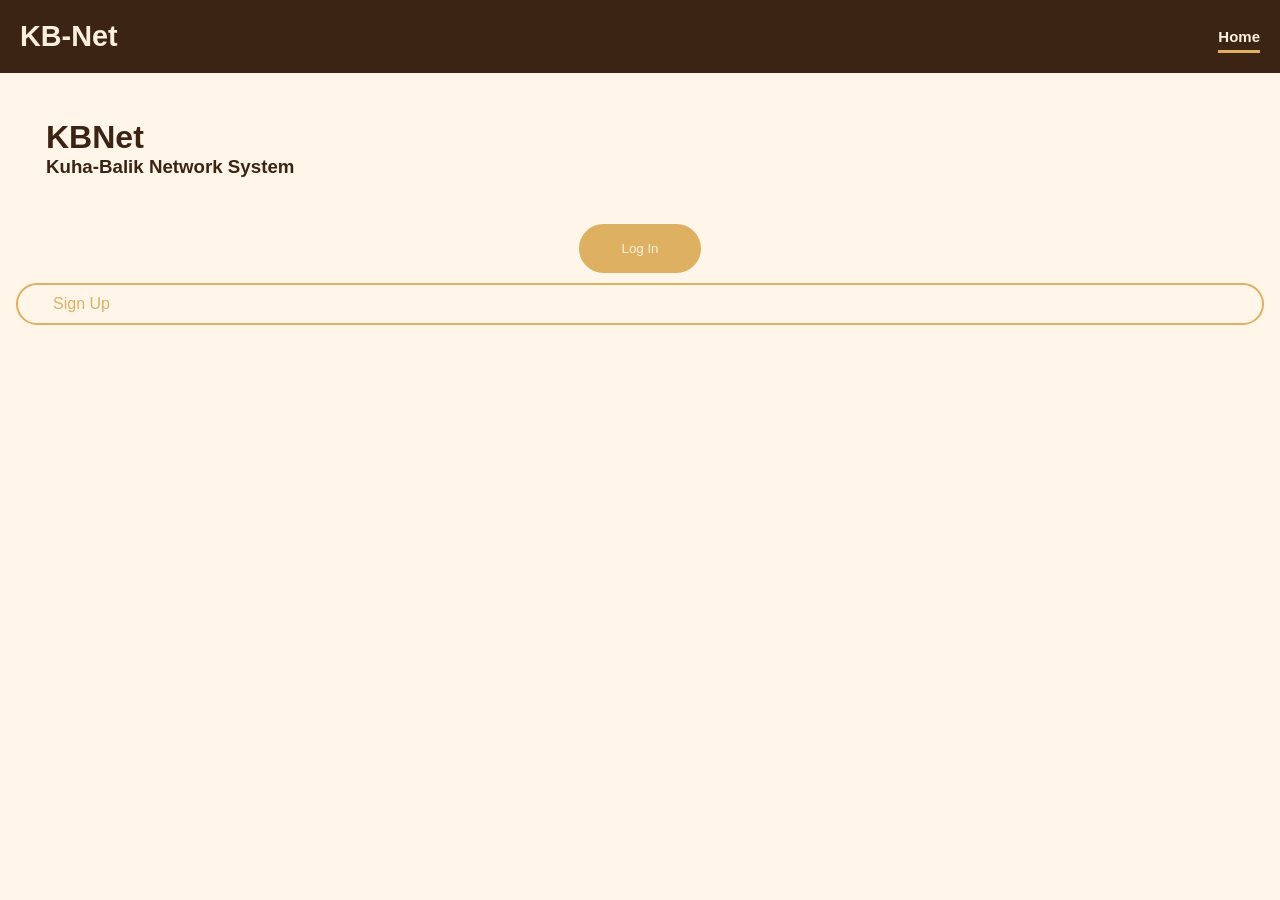
<file: index.html>
<!DOCTYPE html>
<html lang="en">
    <head>
        <meta charset="UTF-8">
        <meta name="viewport" content="width=device-width, initial-scale=1.0">
        
        <link rel="stylesheet" href="./stylings/main.css">
        
        <title>KB-net | Home</title>
    </head>
    <body>
        <header>
            
        </header>

        <main>
            <div id="welcome-texts">
                <h1>KBNet</h1>
                <h3>Kuha-Balik Network System</h3>
            </div>

            <div id="log-in-sign-up-div">
                <form>
                    <button type="submit">Log In</button>
                </form>
                <a id="a-sign-up">Sign Up</a>
            </div>
        </main>
        
        <script type="module" src="./scripts/main.js"></script>
    </body>
</html>
</file>
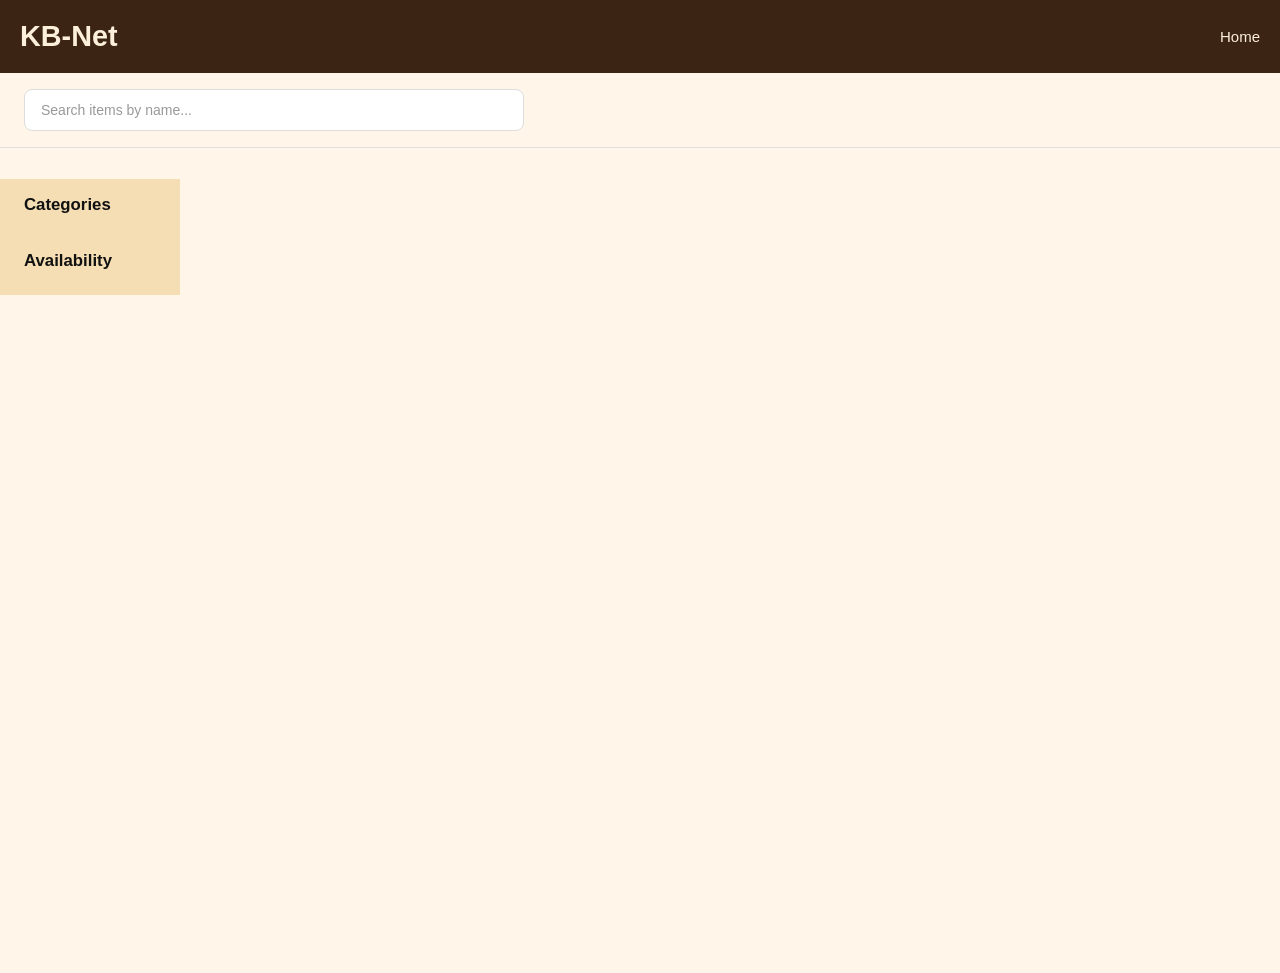
<file: pages/browse.html>
<!-- FILENAME: browse.html -->

<!DOCTYPE html>
<html lang="en">
    <head>
        <meta charset="UTF-8">
        <meta name="viewport" content="width=device-width, initial-scale=1.0">
        
        <link rel="stylesheet" href="../stylings/main.css">
        <link rel="stylesheet" href="../stylings/browse.css">
        

        <title>KB-net | Browse</title>
    </head>
    <body>
        <header>
            <!-- Navbar injected by injectNavBar.js -->
        </header>

        <main id="browse-layout">
            <!-- Search Bar -->
            <div id="search-container">
                <input 
                    type="text" 
                    id="search-bar" 
                    class="search-input" 
                    placeholder="Search items by name..."
                />
            </div>

            <aside id="filter-sidebar">
                <h3 class="filter-header">Categories</h3>
                <div id="filter-container" class="filter-containers">
                    <!-- filters injected by JS -->
                    
                </div>
                
                <h4 class="filter-header">Availability</h4>
                <div id="availability-filter-container" class="filter-containers">
                    <!-- filters injected by JS -->

                </div>
            </aside>

            <div id="item-grid">
                <!-- item grid injected by JS -->
            </div>
        </main>

        <footer>
            
        </footer>

        <script src="../scripts/main.js" type="module"></script>
    </body>
</html>
</file>
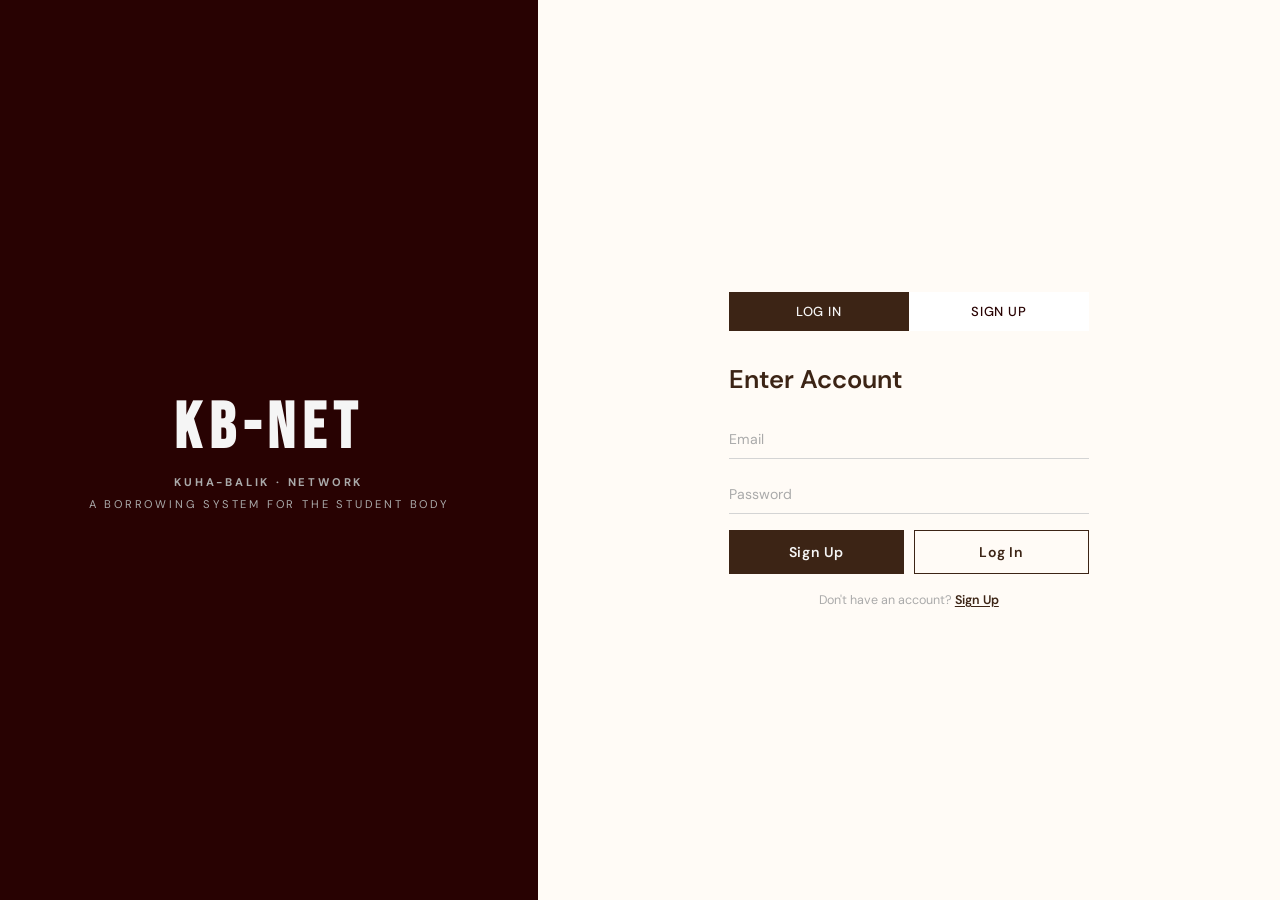
<file: pages/login_signup.html>
<!-- FILENAME: login_signup.html -->

<!DOCTYPE html>
<html lang="en">
<head>
  <meta charset="UTF-8" />
  <meta name="viewport" content="width=device-width, initial-scale=1.0"/>
  <title>KB-Net</title>
  <link href="https://fonts.googleapis.com/css2?family=Bebas+Neue&family=DM+Sans:ital,wght@0,300;0,400;0,500;0,600;1,300&display=swap" rel="stylesheet"/>
  <link rel="stylesheet" href="../stylings/login_signup.css" />
</head>
<body>

<div class="page">

  <!-- ── Brand Panel ── -->
  <div class="panel-brand">
    <div class="brand-logo">
      <h1>KB-Net</h1>
      <p><strong>Kuha-Balik · Network</strong></p>
      <p>A Borrowing System for the Student Body</p>
    </div>
    <div class="brand-deco" aria-hidden="true"></div>
  </div>

  <!-- ── Form Panel ── -->
  <div class="panel-form">

    <!-- Tab switcher -->
    <div class="tab-bar">
      <button class="tab active" id="tab-login">Log In</button>
      <button class="tab"        id="tab-signup">Sign Up</button>
      <div class="tab-indicator" id="tab-indicator"></div>
    </div>

    <!-- LOGIN FORM -->
    <div class="form-card" id="form-login">
      <h2>Enter Account</h2>

      <div class="field">
        <input type="email"    id="login-email"    placeholder="Email"    autocomplete="email" />
      </div>
      <div class="field">
        <input type="password" id="login-password" placeholder="Password" autocomplete="current-password" />
      </div>

      <p id="login-msg" class="form-msg" aria-live="polite"></p>

      <div class="btn-row">
        <button class="btn-signup" data-switch="signup">Sign Up</button>
        <button class="btn-login"  id="btn-login">Log In</button>
      </div>

      <p class="switch">Don't have an account? <button class="link-btn" data-switch="signup">Sign Up</button></p>
    </div>

    <!-- SIGNUP FORM -->
    <div class="form-card hidden" id="form-signup">
      <h2>Create an Account</h2>

      <div class="field-row">
        <div class="field"><input type="text"  id="signup-first"    placeholder="First Name" autocomplete="given-name" /></div>
        <div class="field"><input type="text"  id="signup-last"     placeholder="Last Name"  autocomplete="family-name" /></div>
      </div>

      <div class="field">
        <input type="text"     id="signup-sid"      placeholder="Student ID (e.g. 202412345)" />
      </div>
      <div class="field">
        <input type="email"    id="signup-email"    placeholder="Email"                   autocomplete="email" />
      </div>
      <div class="field">
        <input type="password" id="signup-password" placeholder="Enter Password" autocomplete="new-password" />
      </div>

      <p id="signup-msg" class="form-msg" aria-live="polite"></p>

      <button class="btn-primary" id="btn-signup">Sign Up</button>
      <p class="switch">Already have an account? <button class="link-btn" data-switch="login">Log In</button></p>
    </div>

  </div>
</div>

<script src="../scripts/login_signup.js"></script>
</body>
</html>
</file>
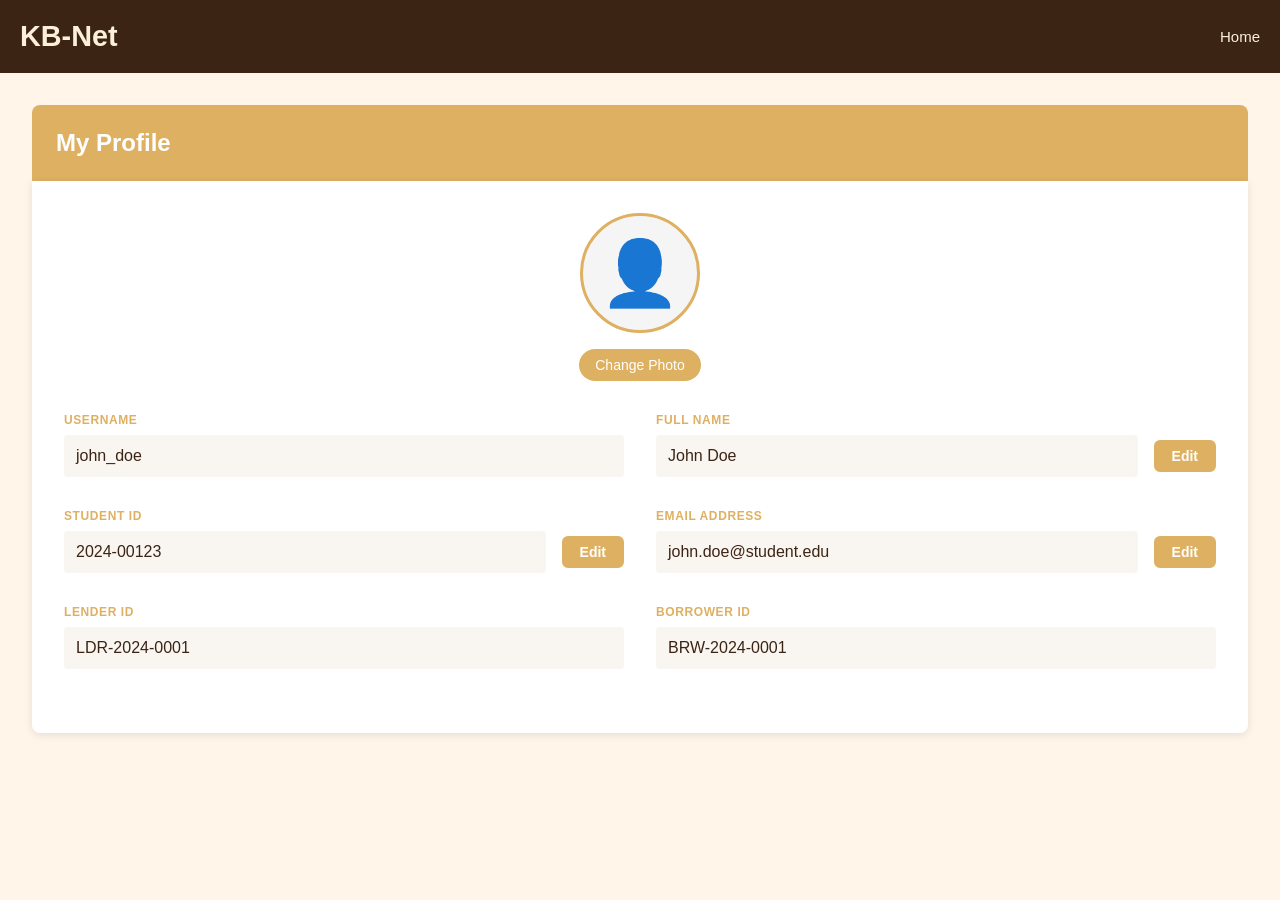
<file: pages/profile.html>
<!-- FILENAME: profile.html -->

<!DOCTYPE html>
<html lang="en">
    <head>
        <meta charset="UTF-8">
        <meta name="viewport" content="width=device-width, initial-scale=1.0">
        
        <link rel="stylesheet" href="../stylings/main.css">
        <link rel="stylesheet" href="../stylings/profile.css">
        
        <title>KB-net | Profile</title>
    </head>
    <body>
        <header>
            <!-- Navbar injected by JS -->
        </header>

        <main id="profile-layout">
            <div id="profile-content">
                <!-- Profile Section -->
                <section id="my-profile" class="profile-section active">
                    <div class="section-header">
                        <h2>My Profile</h2>
                    </div>

                    <div class="profile-container">
                        <!-- Profile Picture -->
                        <div class="profile-picture-container">
                            <div class="profile-picture">
                                <span>👤</span>
                            </div>
                            <button class="change-photo-btn">Change Photo</button>
                        </div>

                        <!-- Profile Information -->
                        <div class="profile-info-grid">
                            <!-- Username (Read-only) -->
                            <div class="info-group">
                                <label class="info-label">USERNAME</label>
                                <div class="info-value" id="username-display">john_doe</div>
                            </div>

                            <!-- Full Name (Editable) -->
                            <div class="info-group">
                                <label class="info-label">FULL NAME</label>
                                <div class="info-display">
                                    <div class="info-value" id="fullname-display">John Doe</div>
                                    <button class="edit-btn" id="edit-fullname-btn">Edit</button>
                                </div>
                                <div class="info-edit hidden" id="fullname-edit">
                                    <input type="text" id="fullname-input" placeholder="Full Name" value="John Doe">
                                </div>
                            </div>

                            <!-- Student ID (Editable) -->
                            <div class="info-group">
                                <label class="info-label">STUDENT ID</label>
                                <div class="info-display">
                                    <div class="info-value" id="studentid-display">2024-00123</div>
                                    <button class="edit-btn" id="edit-studentid-btn">Edit</button>
                                </div>
                                <div class="info-edit hidden" id="studentid-edit">
                                    <input type="text" id="studentid-input" placeholder="Student ID" value="2024-00123">
                                </div>
                            </div>

                            <!-- Email Address (Editable) -->
                            <div class="info-group">
                                <label class="info-label">EMAIL ADDRESS</label>
                                <div class="info-display">
                                    <div class="info-value" id="email-display">john.doe@student.edu</div>
                                    <button class="edit-btn" id="edit-email-btn">Edit</button>
                                </div>
                                <div class="info-edit hidden" id="email-edit">
                                    <input type="email" id="email-input" placeholder="Email Address" value="john.doe@student.edu">
                                </div>
                            </div>

                            <!-- Lender ID (Read-only) -->
                            <div class="info-group">
                                <label class="info-label">LENDER ID</label>
                                <div class="info-value" id="lenderid-display">LDR-2024-0001</div>
                            </div>

                            <!-- Borrower ID (Read-only) -->
                            <div class="info-group">
                                <label class="info-label">BORROWER ID</label>
                                <div class="info-value" id="borrowerid-display">BRW-2024-0001</div>
                            </div>
                        </div>

                        <!-- Save/Cancel Buttons for edits -->
                        <div id="edit-actions" class="edit-actions hidden">
                            <button id="save-changes-btn" class="save-btn">Save Changes</button>
                            <button id="cancel-changes-btn" class="cancel-btn">Cancel</button>
                        </div>
                    </div>
                </section>
            </div>
        </main>

        <footer></footer>

        <script src="../scripts/main.js" type="module"></script>
        <script src="../scripts/profile.js" type="module"></script>
    </body>
</html>
</file>
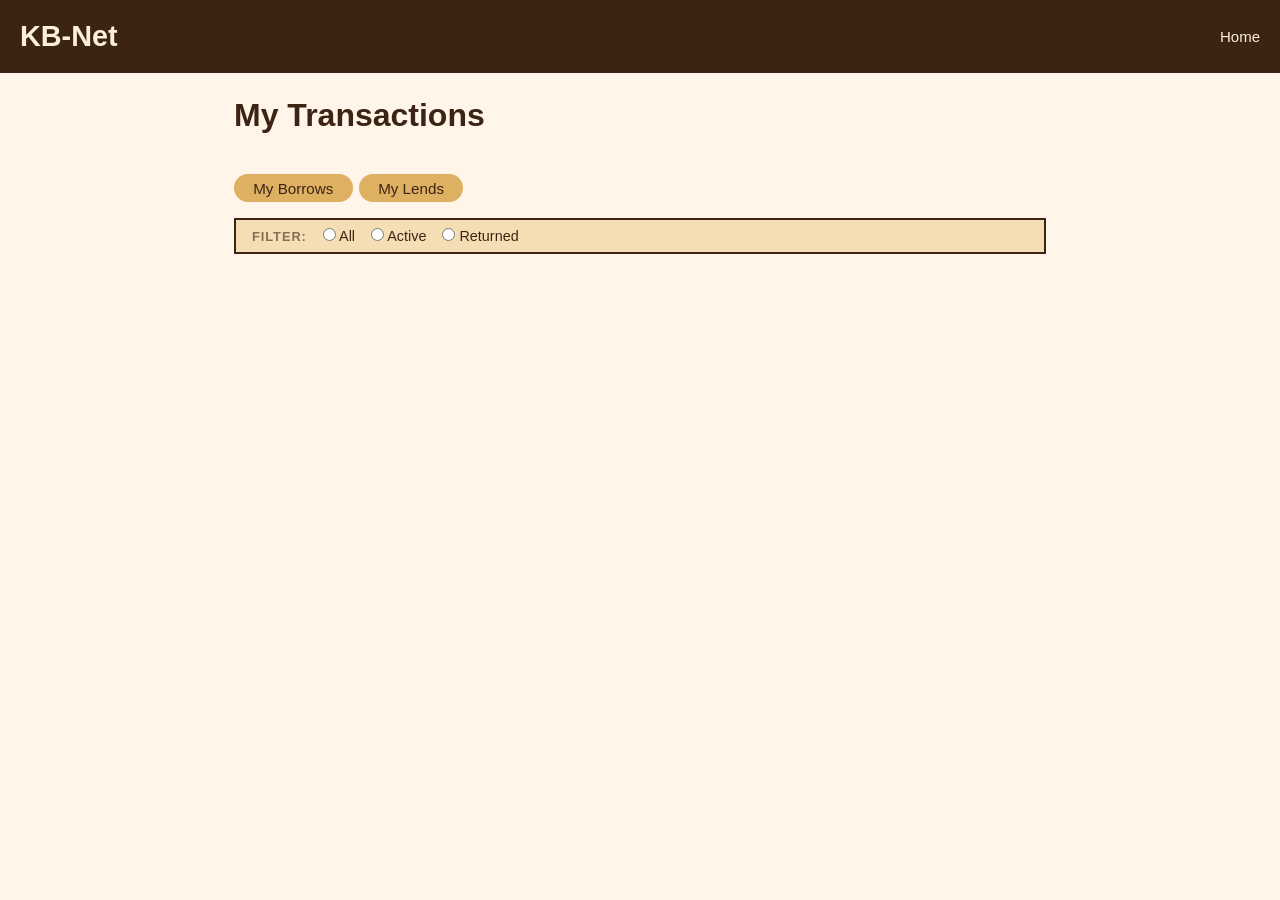
<file: pages/transaction.html>
<!DOCTYPE html>
<html lang="en">
<head>
    <meta charset="UTF-8">
    <meta name="viewport" content="width=device-width, initial-scale=1.0">

    <link rel="stylesheet" href="../stylings/main.css">
    <link rel="stylesheet" href="../stylings/transaction.css">

    <title>KB-net | Transactions</title>
</head>
<body>
    <header>
        <!-- Navbar injected by injectNavBar.js -->
    </header>

    <main class="tx-page">
        <!-- PAGE HEADER -->
        <div class="tx-page-header">
            <h1>My Transactions</h1>
        </div>
    
        <div class="tx-tabs">
            <button class="tx-tab active" id="tab-borrow">
                My Borrows
            </button>
            <button class="tx-tab" id="tab-lend">
                My Lends
            </button>
        </div>

        <!-- FILTER BAR FOR BORROWER VIEW -->
        <div class="tx-filter-bar" id="tx-filter-bar">
            <span class="tx-filter-label">Filter:</span>
            
            <label class="tx-filter-option">
                <input type="radio" name="tx-filter" value="">
                All
            </label>

            <label class="tx-filter-option">
                <input type="radio" name="tx-filter" value="0">
                Active
            </label>

            <label class="tx-filter-option">
                <input type="radio" name="tx-filter" value="1">
                Returned
            </label>
        </div>

        <!-- TX CARD CONTAINER -->
        <div class="tx-container" id="transaction-container"></div>
    </main>

    <script type="module" src="../scripts/main.js"></script>
</body>
</html>
</file>
<file: stylings/main.css>
@import "./variables.css";
@import "./nav-bar.css";




*, html, body {
    margin: 0;
    padding: 0;
    box-sizing: border-box;
    font-family: "Inter", sans-serif;
}

body {
    background: var(--COLOR-BACKGROUND);
    display: flex;
    flex-direction: column;
    min-width: 100vh;
}


/* mobile layout */
main {
    display: flex;
    flex-direction: column;
    width: 100%;
    padding: 16px;
    gap: 16px;
}

main h1, main h3, main h4, main p, main a {
    color: var(--COLOR-TEXT);
}

#welcome-texts {
    padding: 30px;
}

#log-in-sign-up-div {
    display: flex;
    flex-direction: column;
    gap: 10px;
}

#log-in-sign-up-div form {
    display: flex;
    justify-content: center;
    width: 100%;
}

button {
    border: 2px solid var(--COLOR-ACCENT);
    background-color: var(--COLOR-ACCENT);
    color: var(--COLOR-TEXT-NAVBAR);
    padding: 15px 40px;
    border-radius: 40px;
    transition: 0.25s ease;
}


button:hover {
    cursor: pointer;
    color: var(--COLOR-TEXT);
    transform: scale(1.1);
}

#a-sign-up {
    color: var(--COLOR-ACCENT);
    padding: 10px 35px;
    border: 2px solid var(--COLOR-ACCENT);
    border-radius: 40px;
}
</file>
<file: stylings/browse.css>
/* FILENAME: stylings/browse.css */

@import "./variables.css";
@import "./item-grid.css";
@import "./sidebar.css";

/* ── Layout ── */
#browse-layout {
    display: flex;
    flex-direction: column;
    align-items: flex-start;
    width: 100%;
    min-height: 100vh;
    box-sizing: border-box;
}

/* Search Container */
#search-container {
    width: 100%;
    padding: 16px 20px;
    background: var(--COLOR-BACKGROUND);
    border-bottom: 1px solid #e0e0e0;
}

.search-input {
    width: 100%;
    max-width: 500px;
    padding: 12px 16px;
    border: 1px solid #ddd;
    border-radius: 8px;
    font-size: 14px;
    transition: border-color 0.3s, box-shadow 0.3s;
    box-sizing: border-box;
}

.search-input:focus {
    outline: none;
    border-color: var(--COLOR-ACCENT);
    box-shadow: 0 0 0 3px rgba(102, 126, 234, 0.1);
}

.search-input::placeholder {
    color: #999;
}

/* Item Grid Container */
#item-grid {
    padding: 20px;
    width: 100%;
}

.no-items-message {
    text-align: center;
    padding: 40px 20px;
    color: #666;
    font-size: 16px;
}

/* ── Desktop layout ── */
@media (min-width: 768px) {
    #browse-layout {
        display: grid;
        grid-template-columns: 200px 1fr;
        grid-template-rows: auto auto 1fr;
        align-items: start;
        gap: 16px;
        padding: 0;
    }

    #search-container {
        grid-column: 1 / -1;
        padding: 16px 24px;
    }

    #filter-sidebar {
        grid-column: 1;
        grid-row: 2 / 4;
        padding: 16px 24px;
    }

    #item-grid {
        grid-column: 2;
        grid-row: 2 / 4;
        padding: 16px 24px;
    }
}
</file>
<file: stylings/login_signup.css>
/* KB-Net | styles.css */

* { box-sizing: border-box; margin: 0; padding: 0; }

body {
  font-family: 'DM Sans', sans-serif;
  background: #fafafa;
  color: #3c2415;
  height: 100vh;
  display: flex;
}

/* Layout */
.page { display: flex; height: 100vh; width: 100%; }

/* Brand Panel */
.panel-brand {
  width: 42%;
  background: #280202;
  display: flex;
  align-items: center;
  justify-content: center;
  flex-shrink: 0;
}

.brand-logo { text-align: center; }

.brand-logo h1 {
  font-family: 'Bebas Neue', sans-serif;
  font-size: 4rem;
  color: #f5f5f5;
  letter-spacing: 0.12em;
}

.brand-logo p {
  font-size: 0.7rem;
  color: #aaa;
  letter-spacing: 0.25em;
  text-transform: uppercase;
  margin-top: 8px;
}

/* Form Panel */
.panel-form {
  flex: 1;
  display: flex;
  flex-direction: column;
  align-items: center;
  justify-content: center;
  padding: 48px;
  overflow-y: auto;
  background: #fffbf6;
}

/* Tab Bar */
.tab-bar {
  position: relative;
  display: flex;
  width: 100%;
  max-width: 360px;
  background: #ffffff;
  margin-bottom: 32px;
  overflow: hidden;
}

.tab {
  flex: 1;
  padding: 11px 0;
  background: transparent;
  border: none;
  font-family: 'DM Sans', sans-serif;
  font-size: 0.82rem;
  font-weight: 500;
  letter-spacing: 0.06em;
  text-transform: uppercase;
  color: #280202;
  cursor: pointer;
  position: relative;
  z-index: 1;
  transition: color 0.2s;
}

.tab.active { color: #f5f5f5; }

.tab-indicator {
  position: absolute;
  top: 0; left: 0;
  width: 50%; height: 100%;
  background: #3c2415;
  transition: transform 0.25s ease;
  z-index: 0;
}

/* Form */
.form-card { width: 100%; max-width: 360px; }
.form-card.hidden { display: none; }

.form-card h2 {
  font-size: 1.6rem;
  font-weight: 600;
  margin-bottom: 24px;
}

.field { margin-bottom: 16px; }

.field-row { display: flex; gap: 12px; margin-bottom: 16px; }
.field-row .field { flex: 1; margin-bottom: 0; }

.field input {
  width: 100%;
  padding: 10px 0;
  border: none;
  border-bottom: 1.5px solid #d4d4d4;
  background: transparent;
  font-family: 'DM Sans', sans-serif;
  font-size: 0.88rem;
  outline: none;
  transition: border-color 0.2s;
}

.field input::placeholder { color: #aaa; }
.field input:focus { border-bottom-color: #0a0a0a; }

.forgot {
  display: block;
  text-align: right;
  font-size: 0.73rem;
  color: #aaa;
  text-decoration: none;
  margin-bottom: 20px;
}
.forgot:hover { color: #3c2415; }

.btn-row { display: flex; gap: 10px; margin-top: 4px; }

.btn-signup, .btn-login, .btn-primary {
  flex: 1;
  padding: 12px;
  font-family: 'DM Sans', sans-serif;
  font-size: 0.88rem;
  font-weight: 600;
  letter-spacing: 0.04em;
  cursor: pointer;
  border: 1.5px solid #3c2415;
  transition: background 0.2s, color 0.2s;
}

.btn-signup, .btn-primary {
  background: #3c2415;
  color: #f5f5f5;
}
.btn-signup:hover, .btn-primary:hover { background: #3c2415; border-color: #3c2415; }

.btn-login {
  background: transparent;
  color: #3c2415;
}
.btn-login:hover { background: #3c2415; color: #f5f5f5; }

.btn-primary { width: 100%; border: none; flex: unset; }

.switch {
  margin-top: 18px;
  font-size: 0.78rem;
  color: #aaa;
  text-align: center;
}

.link-btn {
  background: none;
  border: none;
  padding: 0;
  font-family: 'DM Sans', sans-serif;
  font-size: inherit;
  font-weight: 600;
  color: #3c2415;
  cursor: pointer;
  text-decoration: underline;
  text-underline-offset: 2px;
}

.link-btn:hover { color: #555; }

@media (max-width: 640px) {
  .panel-brand { display: none; }
  .panel-form { padding: 32px 24px; }
}
</file>
<file: stylings/profile.css>
@import "./variables.css";

#profile-layout {
    display: flex;
    width: 100%;
    gap: 2rem;
    padding: 2rem;
    background: var(--COLOR-BACKGROUND);
    min-height: calc(100vh - 200px);
}

/* Sidebar */
#profile-sidebar {
    width: 200px;
    flex-shrink: 0;
}

.sidebar-section {
    display: flex;
    flex-direction: column;
    gap: 0.5rem;
    margin-bottom: 2rem;
}

.sidebar-item {
    padding: 12px 16px;
    background: #e8d9c1;
    border: 2px solid transparent;
    border-radius: 8px;
    color: var(--COLOR-TEXT);
    cursor: pointer;
    transition: all 0.3s ease;
    font-weight: 500;
}

.sidebar-item:hover {
    background: #ddc9ad;
}

.sidebar-item.active {
    background: #5eb3b3;
    color: white;
    border-color: #4a9595;
}

/* Main Content */
#profile-content {
    flex: 1;
}

.section-header {
    background: var(--COLOR-ACCENT);
    padding: 1.5rem;
    border-radius: 8px 8px 0 0;
    margin-bottom: 0;
}

.section-header h2 {
    color: white;
    margin: 0;
    font-size: 1.5rem;
}

.profile-section {
    display: none;
}

.profile-section.active {
    display: block;
}

/* Profile Container */
.profile-container {
    background: white;
    border-radius: 0 0 8px 8px;
    padding: 2rem;
    box-shadow: 0 2px 8px rgba(0, 0, 0, 0.1);
}

.profile-picture-container {
    display: flex;
    flex-direction: column;
    align-items: center;
    margin-bottom: 2rem;
    gap: 1rem;
}

.profile-picture {
    width: 120px;
    height: 120px;
    border: 3px solid var(--COLOR-ACCENT);
    border-radius: 50%;
    display: flex;
    align-items: center;
    justify-content: center;
    font-size: 4rem;
    background: #f5f5f5;
}

.change-photo-btn {
    background: var(--COLOR-ACCENT);
    color: white;
    border: none;
    padding: 8px 16px;
    border-radius: 20px;
    cursor: pointer;
    transition: all 0.3s ease;
    font-size: 14px;
}

.change-photo-btn:hover {
    background: #d4a863;
    transform: scale(1.05);
}

/* Profile Info Grid */
.profile-info-grid {
    display: grid;
    grid-template-columns: 1fr 1fr;
    gap: 2rem;
    margin-bottom: 2rem;
}

.info-group {
    display: flex;
    flex-direction: column;
    gap: 0.5rem;
}

.info-label {
    font-size: 0.75rem;
    font-weight: 700;
    color: var(--COLOR-ACCENT);
    text-transform: uppercase;
    letter-spacing: 0.05em;
}

.info-value {
    font-size: 1rem;
    color: var(--COLOR-TEXT);
    padding: 0.5rem;
    background: #f9f6f1;
    padding: 0.75rem;
    border-radius: 4px;
}

.info-display {
    display: flex;
    gap: 1rem;
    align-items: center;
}

.info-display .info-value {
    flex: 1;
}

.edit-btn {
    background: var(--COLOR-ACCENT);
    color: white;
    border: 2px solid var(--COLOR-ACCENT);
    padding: 6px 16px;
    border-radius: 6px;
    cursor: pointer;
    transition: all 0.3s ease;
    font-size: 14px;
    font-weight: 600;
    white-space: nowrap;
}

.edit-btn:hover {
    background: #d4a863;
    border-color: #d4a863;
}

.info-edit {
    display: flex;
    gap: 0.5rem;
}

.info-edit.hidden {
    display: none;
}

.info-edit input {
    flex: 1;
    padding: 0.75rem;
    border: 2px solid var(--COLOR-ACCENT);
    border-radius: 4px;
    font-size: 1rem;
    color: var(--COLOR-TEXT);
}

.info-edit input:focus {
    outline: none;
    box-shadow: 0 0 8px rgba(222, 176, 97, 0.3);
}

/* Edit Actions */
.edit-actions {
    display: flex;
    gap: 1rem;
    justify-content: flex-start;
    margin-top: 2rem;
    padding-top: 2rem;
    border-top: 1px solid #e8d9c1;
}

.edit-actions.hidden {
    display: none;
}

.save-btn {
    background: #28a745;
    color: white;
    border: none;
    padding: 10px 24px;
    border-radius: 6px;
    cursor: pointer;
    transition: all 0.3s ease;
    font-size: 14px;
    font-weight: 600;
}

.save-btn:hover {
    background: #218838;
    transform: translateY(-2px);
    box-shadow: 0 2px 8px rgba(40, 167, 69, 0.3);
}

.cancel-btn {
    background: #6c757d;
    color: white;
    border: none;
    padding: 10px 24px;
    border-radius: 6px;
    cursor: pointer;
    transition: all 0.3s ease;
    font-size: 14px;
    font-weight: 600;
}

.cancel-btn:hover {
    background: #5a6268;
    transform: translateY(-2px);
    box-shadow: 0 2px 8px rgba(108, 117, 125, 0.3);
}

/* Account Section */
.account-section {
    background: white;
    border-radius: 0 0 8px 8px;
    padding: 2rem;
    box-shadow: 0 2px 8px rgba(0, 0, 0, 0.1);
}

.account-section p {
    color: var(--COLOR-TEXT);
    font-size: 1rem;
}

/* Responsive Design */
@media (max-width: 768px) {
    #profile-layout {
        flex-direction: column;
        padding: 1rem;
    }

    #profile-sidebar {
        width: 100%;
        display: flex;
        gap: 1rem;
        margin-bottom: 1rem;
    }

    .sidebar-section {
        flex-direction: row;
        margin-bottom: 0;
    }

    .sidebar-item {
        flex: 1;
        text-align: center;
    }

    .profile-info-grid {
        grid-template-columns: 1fr;
        gap: 1rem;
    }

    .section-header h2 {
        font-size: 1.25rem;
    }

    .profile-container {
        padding: 1rem;
    }

    .info-display {
        flex-direction: column;
        align-items: stretch;
    }

    .edit-btn {
        width: 100%;
    }

    .edit-actions {
        flex-direction: column;
    }

    .save-btn,
    .cancel-btn {
        width: 100%;
    }
}

.hidden {
    display: none !important;
}
</file>
<file: stylings/transaction.css>
/* FILENAME: transaction.css */

@import "./variables.css";

.tx-page {
    max-width: 860px;
    margin: 0 auto;
    padding: 24px;
    box-sizing: border-box;
    font-family: inherit;
    color: var(--COLOR-TEXT);
}

.tx-page-header {
    margin-bottom: 1.5rem;
}

.tx-page-sub {
    font-size: 0.9rem;
    color: var(v);
    opacity: 0.6;
    margin: 0;
}

.tx-tabs {
    display: flex;
    gap: 0.40rem;
}

.tx-tab {
    padding: 0.35rem 1.2rem;
    font-size: 0.95rem;
    font-weight: 500;
    border: none;
    cursor: pointer;
    color: var(--COLOR-TEXT);
    opacity: 1;
    transition: opacity 0.5s;
}

.tx-tab:hover {
    opacity: 0.8;
}

.tx-tab-active {
    opacity: 1;
    font-weight: 700;
    border-bottom-color: var(--COLOR-ACCENT);
}

.tx-filter-bar {
    display: flex;
    align-items: center;
    gap: 1rem;
    margin-bottom: 1.5rem;
    padding: 8px 16px;
    background: wheat;
    border: 2px solid var(--COLOR-TEXT);
    box-sizing: border-box;
    font-size: 0.9rem;
}

.hidden {
    display: none;
}

.tx-filter-label {
    font-weight: 700;
    font-size: 0.8rem;
    text-transform: uppercase;
    letter-spacing: 0.06rem;
    color: var(--COLOR-TEXT);
    opacity: 0.6;
}

.tx-filter-option input[type = "radio"] {
    accent-color: var(--COLOR-ACCENT);
    cursor: pointer;
}

.tx-container {
    display: flex;
    flex-direction: column;
    gap: 1rem;
}

.transaction-card {
    display: grid;
    grid-template-columns: 100px 1fr;
    gap: 1.25rem;
    padding: 1.25rem;
    background: #fff9ee;
    border: 2px solid var(--COLOR-TEXT);
    box-sizing: border-box;
    transition: box-shadow 0.15s;
}

.transaction-card:hover {
    box-shadow: 4px 4px 0px var(--COLOR-TEXT);
}

.tx-image-wrap {
    width: 200px;
    height: 200px;
    overflow: hidden;
    background: wheat;
    border: 1px solid var(--COLOR-TEXT);
    flex-shrink: 0;
    box-sizing: border-box;
}

.tx-image-wrap img {
    width: 100%;
    height: 100%;
    object-fit: cover;
}

.tx-info {
    display: flex;
    flex-direction: column;
    gap: 0.25rem;
}

.tx-info h3 {
    font-weight: 700;
    margin: 0 0 0.1rem;
    color: var(--COLOR-TEXT);
}

.tx-category {
    font-size: 0.75rem;
    color: var(--COLOR-TEXT);
    opacity: 0.5;
    text-transform: uppercase;
    letter-spacing: 0.06em;
    margin: 0;
}

.tx-id {
    font-family: monospace;
    font-size: 0.78rem;
    color: var(--COLOR-TEXT);
    opacity: 0.4;
    margin: 0;
}

.tx-price {
    font-size: 0.9rem;
    font-weight: 600;
    color: var(--COLOR-ACCENT);
    margin: 0;
}

.tx-counterpart {
    font-size: 0.85rem;
    color: var(--COLOR-TEXT);
    opacity: 0.65;
    margin: 0.25rem 0 0;
}

.tx-status-label {
    font-size: 0.85rem;
    font-weight: 600;
    margin-top: 0.4rem;
    color: white;
    background: var(--COLOR-ACCENT);
    border: none;
    border-radius: 20px;
    padding: 0.35rem 1.2rem;
    width: 25%;
    text-align: center;
    opacity: 0.75;
}

.tx-info-label {
    display: flex;
    flex-direction: column;
    gap: 0.2rem;
    font-size: 0.82rem;
    font-weight: 600;
    color: var(--COLOR-TEXT);
    margin-top: 0.4rem;
    text-transform: uppercase;
    letter-spacing: 0.04rem;
}

.tx-info input[type = "datetime-local"],
.tx-info input[type = "number"],
.tx-info textarea {
    font-family: inherit;
    font-size: 0.9rem;
    padding: 0.4rem 0.6rem;
    border: 2px solid var(--COLOR-TEXT);
    background: var(--COLOR-BACKGROUND);
    color: var(--COLOR-TEXT);
    box-sizing: border-box;
    width: 100%;
    transition: border-color 0.15s;
}

.tx-info input:focus,
.tx-info textarea:focus {
    outline: none;
    border-color: var(--COLOR-ACCENT);
}

.tx-info textarea {
    resize: vertical;
    min-height: 60px;
}

.tx-returned-label {
    flex-direction: row !important;
    align-items: center;
    gap: 0.5rem !important;
    text-transform: none !important;
    letter-spacing: 0 !important;
    font-size: 0.9rem !important;
    cursor: pointer;
}

.tx-returned-label input[type = "checkbox"] {
    accent-color: var(--COLOR-ACCENT);
    width: 16px;
    height: 16px;
    cursor: pointer;
}

.tx-info small {
    font-size: 0.75rem;
    color: var(--COLOR-TEXT);
    opacity: 0.45;
    font-weight: 400;
    text-transform: none;
    letter-spacing: 0;
}

.tx-save-btn {
    margin-top: 0.75rem;
    padding: 0.5rem 1.25rem;
    font-family: inherit;
    font-size: 0.8rem;
    font-weight: 700;
    border: 2px solid var(--COLOR-TEXT);
    cursor: pointer;
    align-self: flex-start;
    text-transform: uppercase;
    letter-spacing: 0.04em;
    transition: transform 0.1s;
}

.tx-save-btn:hover {
    opacity: 0.75;
    background: var(--COLOR-ACCENT);
    color: #fff;
}

.tx-save-btn:active {
    transform: scale(0.9);
}

.tx-empty,
.tx-error,
.tx-loading {
    text-align: center;
    padding: 3rem 1rem;
    font-size: 0.95rem;
    color: var(--COLOR-TEXT);
    opacity: 0.5;
    border: 2px dashed var(--COLOR-TEXT);
}

.tx-error {
    opacity: 1;
    color: #b91c1c;
    border-color: #b91c1c;
}

@media(max-width: 520px) {
    .transaction-card {
        grid-template-columns: 1fr;
    }

    .tx-image-wrap {
        width: 100%;
        height: 160px;
    }

    .tx-filter-bar {
        flex-wrap: wrap;
        gap: 0.5rem;
    }
}
</file>
